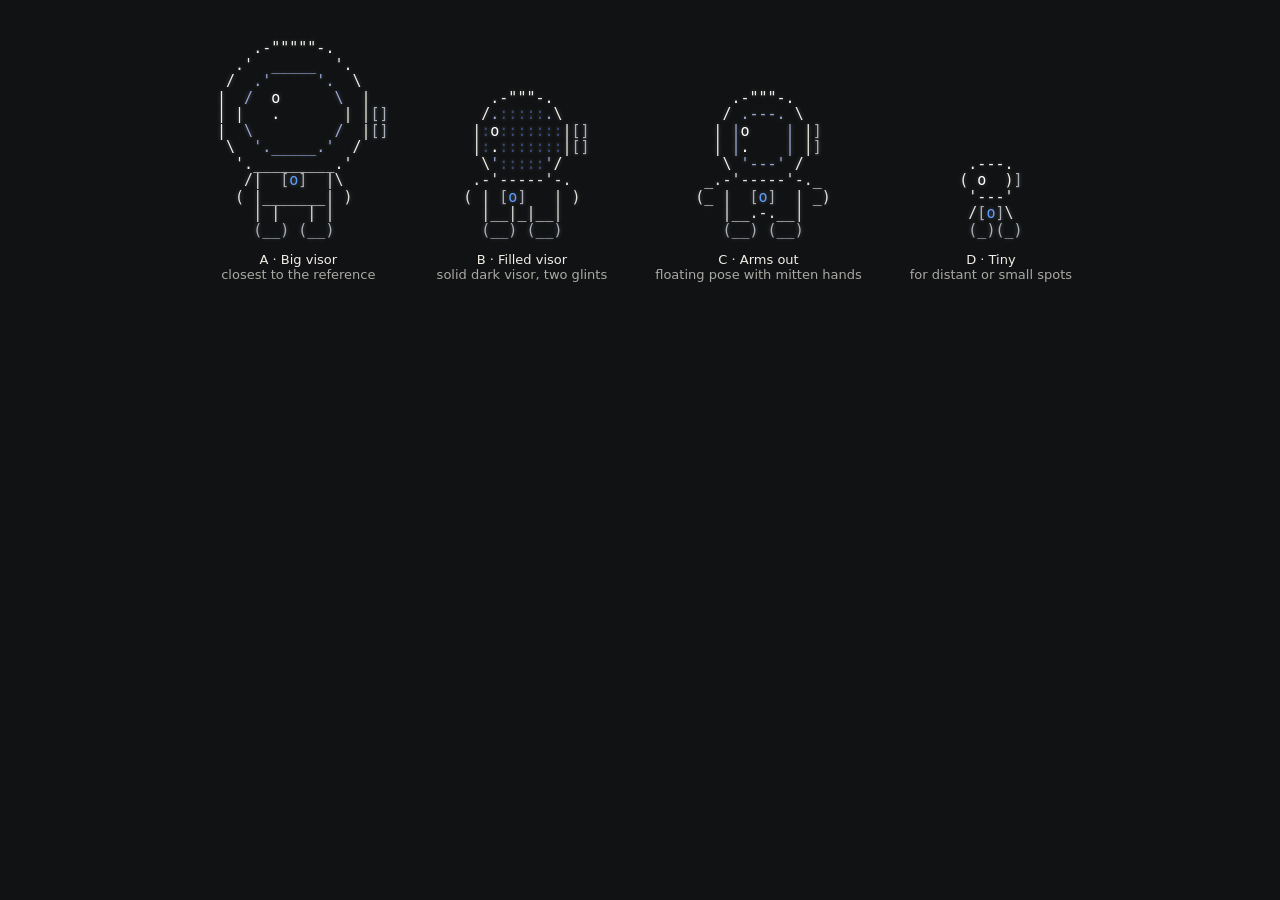
<file: src/frontend/mockups/astronauts.html>
<!doctype html>
<html lang="en">
<head>
<meta charset="utf-8"><meta name="viewport" content="width=device-width,initial-scale=1">
<title>Martwin · ASCII astronaut options (proposal)</title>
<style>
body{margin:0;background:#101214;color:#aaa9a3;font:13px system-ui,sans-serif;padding:40px 24px}
.row{display:flex;align-items:flex-end;justify-content:center;gap:48px;flex-wrap:wrap}
.opt{display:flex;flex-direction:column;align-items:center;gap:14px}
pre{margin:0;font:15px/1.1 ui-monospace,Menlo,monospace;white-space:pre;text-shadow:0 0 4px rgba(241,238,231,.3)}
b{color:#f1eee7;font-weight:500}
</style>
</head>
<body>
<div class="row" id="row"></div>
<script>
const W='#f1eee7',S='#e3e2dd',G='#aab0b9',L='#9aa8d8',N='#3d4a78',U='#5b9dff',GL='#ffffff';
const chest=(ch)=>ch==='o'?U:G;
const options=[
 {name:'A · Big visor',note:'closest to the reference',lines:[
  '     .-"""""-.',
  '   .\'  _____  \'.',
  '  /  .\'     \'.  \\',
  ' |  /  o      \\  |',
  ' | |   .       | |[]',
  ' |  \\         /  |[]',
  '  \\  \'._____.\'  /',
  '   \'._________.\'',
  '    /|  [o]  |\\',
  '   ( |_______| )',
  '     | |   | |',
  '     (__) (__)'],
  color:(r,c,ch)=>(r===3&&ch==='o')||(r===4&&c===7)?GL:r>=1&&r<=6&&c>=4&&c<=14&&!(r===1&&(c<5||c>13))?L:ch==='['||ch===']'?(r>=8?G:G):r===8&&c>=8&&c<=10?chest(ch):r===11?G:r>=8?S:W},
 {name:'B · Filled visor',note:'solid dark visor, two glints',lines:[
  '    .-"""-.',
  '   /.:::::.\\',
  '  |:o:::::::|[]',
  '  |:.:::::::|[]',
  '   \\\':::::\'/',
  '  .-\'-----\'-.',
  ' ( | [o]   | )',
  '   |__|_|__|',
  '   (__) (__)'],
  color:(r,c,ch)=>r>=2&&r<=3&&c===4?GL:ch===':'?N:r>=1&&r<=4&&c>=4&&c<=10?L:ch==='['||ch===']'?G:r===6&&c>=5&&c<=7?chest(ch):r===8?G:r>=5?S:W},
 {name:'C · Arms out',note:'floating pose with mitten hands',lines:[
  '     .-"""-.',
  '    / .---. \\',
  '   | |o    | |]',
  '   | |.    | |]',
  '    \\ \'---\' /',
  '  _.-\'-----\'-._',
  ' (_ |  [o]  | _)',
  '    |__.-.__|',
  '    (__) (__)'],
  color:(r,c,ch)=>r>=2&&r<=3&&c===6?GL:r>=1&&r<=4&&c>=5&&c<=11?L:ch===']'?G:r===6&&c>=7&&c<=9?chest(ch):r===8?G:r>=5?S:W},
 {name:'D · Tiny',note:'for distant or small spots',lines:[
  ' .---.',
  '( o  )]',
  ' \'---\'',
  ' /[o]\\',
  ' (_)(_)'],
  color:(r,c,ch)=>r===1&&ch==='o'?GL:r===1&&c>=1&&c<=4?L:ch===']'&&r===1?G:r===3&&c>=2&&c<=4?chest(ch):r===4?G:r>=3?S:W},
];
const esc=s=>s.replace(/&/g,'&amp;').replace(/</g,'&lt;');
for (const o of options) {
  const box=document.createElement('div'); box.className='opt';
  const pre=document.createElement('pre');
  pre.innerHTML=o.lines.map((l,r)=>[...l].map((ch,c)=>ch===' '?' ':`<span style="color:${o.color(r,c,ch)}">${esc(ch)}</span>`).join('')).join('\n');
  const cap=document.createElement('div'); cap.innerHTML=`<b>${o.name}</b><br>${o.note}`; cap.style.textAlign='center';
  box.append(pre,cap); document.getElementById('row').appendChild(box);
}
</script>
</body>
</html>
</file>
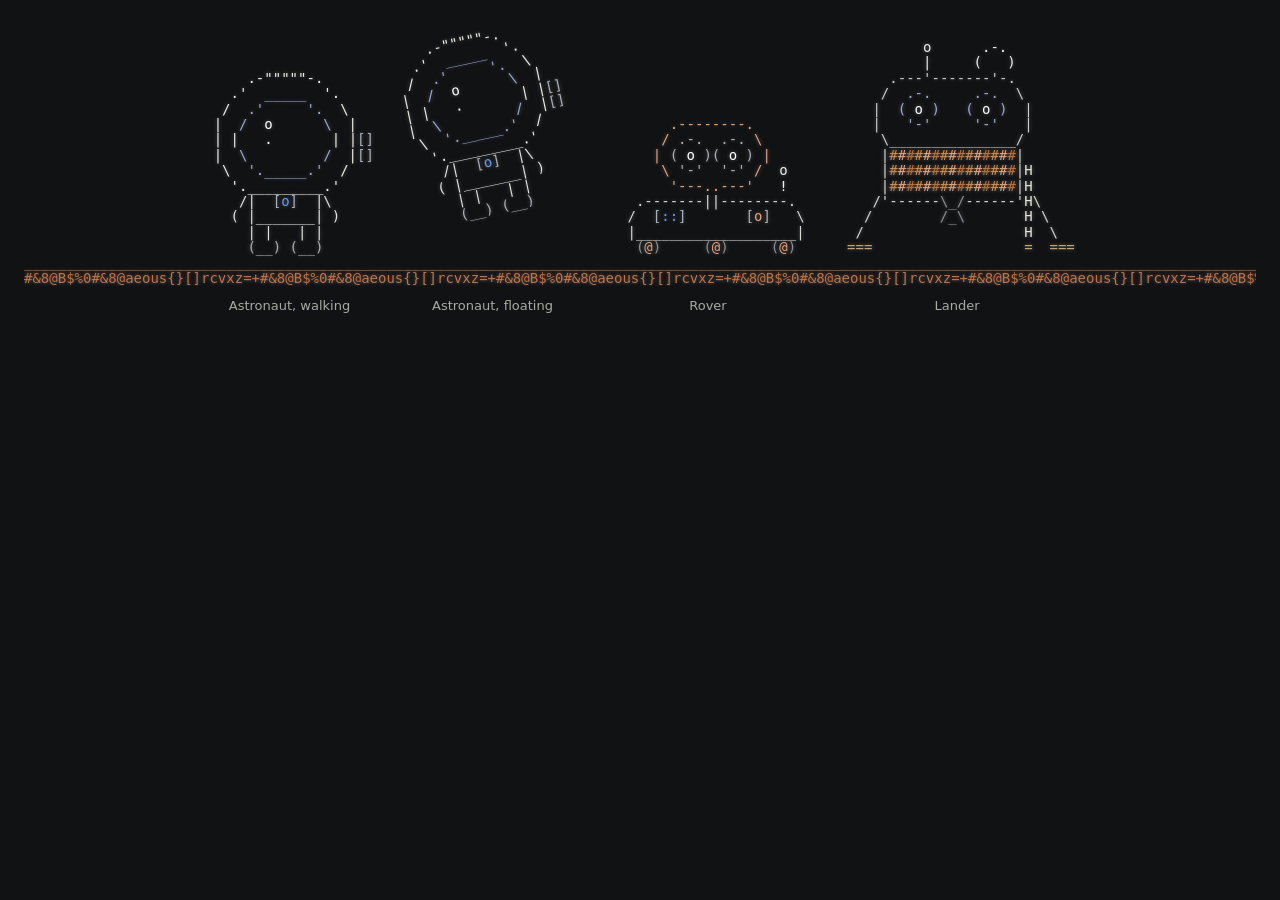
<file: src/frontend/mockups/explorers.html>
<!doctype html>
<html lang="en">
<head>
<meta charset="utf-8"><meta name="viewport" content="width=device-width,initial-scale=1">
<title>Martwin · ASCII explorer designs (proposal)</title>
<style>
body{margin:0;background:#101214;color:#aaa9a3;font:13px system-ui,sans-serif;padding:40px 24px}
.row{display:flex;align-items:flex-end;justify-content:center;gap:34px;flex-wrap:wrap}
pre{margin:0;font:14px/1.1 ui-monospace,Menlo,monospace;white-space:pre;text-shadow:0 0 4px rgba(241,238,231,.35)}
.ground{font:14px/1.1 ui-monospace,Menlo,monospace;color:#c96f3e;white-space:pre;overflow:hidden;text-align:center;margin:0}
.labels{display:flex;justify-content:center;gap:34px;flex-wrap:wrap;margin-top:12px}
</style>
</head>
<body>
<div class="row" id="row"></div>
<pre class="ground" id="ground"></pre>
<div class="labels" id="labels"></div>
<script>
const W='#f1eee7',S='#e3e2dd',G='#aab0b9',D='#8a8f96',O='#eba078',B='#91bacb',V='#7f9ccf',F=['#d98a43','#eba078','#c4712f'],P='#c9a46a';
const L='#9aa8d8',U='#5b9dff',GL='#ffffff';
const ASTRO=[
  '     .-"""""-.',
  '   .\'  _____  \'.',
  '  /  .\'     \'.  \\',
  ' |  /  o      \\  |',
  ' | |   .       | |[]',
  ' |  \\         /  |[]',
  '  \\  \'._____.\'  /',
  '   \'._________.\'',
  '    /|  [o]  |\\',
  '   ( |_______| )',
  '     | |   | |',
  '     (__) (__)'];
const astroColor=(r,c,ch)=>(r===3&&ch==='o')||(r===4&&c===7)?GL:r>=1&&r<=6&&c>=4&&c<=14&&!(r===1&&(c<5||c>13))?L:ch==='['||ch===']'?G:r===8&&c===9?U:r===11?G:r>=8?S:W;
const designs=[
  {name:'Astronaut, walking',lines:ASTRO,alt:['      | | | |','      (__)(__)'],color:astroColor},
  {name:'Astronaut, floating',lines:ASTRO,color:astroColor,tilt:-12},
  {name:'Rover',
   lines:['       .--------.','      / .-.  .-. \\','     | ( o )( o ) |','      \\ \'-\'  \'-\' /  o','       \'---..---\'   !','   .-------||--------.','  /  [::]       [o]   \\','  |___________________|','   (@)     (@)     (@)'],
   color:(r,c,ch)=>r<=4&&c>=19?W:r<=4&&c<=18?((r>=1&&r<=3)&&c>=7&&c<=16?(ch==='o'?GL:G):O):r===5&&(c===11||c===12)?'#dcdcd6':r===6&&c>=5&&c<=8?(ch===':'?U:G):r===6&&c>=16&&c<=18?(ch==='o'?O:G):r===8?(ch==='@'?O:D):'#d6d7d3'},
  {name:'Lander',
   lines:['          o      .-.','          |     (   )','      .---\'-------\'-.','     /  .-.     .-.  \\','    |  ( o )   ( o )  |','    |   \'-\'     \'-\'   |','     \\_______________/','     |###############|','     |###############|H','     |###############|H','    /\'------\\_/------\'H\\','   /        /_\\       H \\','  /                   H  \\',' ==='+' '.repeat(18)+'=  ==='],
   color:(r,c,ch)=>ch==='#'?F[(c*7+r*3)%3]:ch==='H'?'#e8e4da':ch==='='?P:r<=1?W:r>=3&&r<=5&&c>=7&&c<=19?(ch==='o'?GL:L):r<=6?'#c9ccd1':r>=10&&c>=12&&c<=14?D:'#d8d6cf'},
];
const esc=s=>s.replace(/&/g,'&amp;').replace(/</g,'&lt;');
const render=(pre,d,lines)=>{pre.innerHTML=lines.map((l,r)=>[...l].map((ch,c)=>ch===' '?' ':`<span style="color:${d.color(r,c,ch)}">${esc(ch)}</span>`).join('')).join('\n');};
for (const d of designs) {
  const pre=document.createElement('pre'); if (d.tilt) pre.style.transform=`rotate(${d.tilt}deg) translateY(-40px)`; document.getElementById('row').appendChild(pre); render(pre,d,d.lines);
  const lab=document.createElement('div'); lab.textContent=d.name; lab.style.width=pre.offsetWidth+'px'; lab.style.textAlign='center';
  document.getElementById('labels').appendChild(lab);
  if (d.alt) { let f=0; setInterval(()=>{ f^=1; render(pre,d,f?[...d.lines.slice(0,d.lines.length-d.alt.length),...d.alt]:d.lines); },450); }
}
document.getElementById('ground').textContent='_'.repeat(160)+'\n'+'#&8@B$%0#&8@aeous{}[]rcvxz=+'.repeat(7).slice(0,160);
</script>
</body>
</html>
</file>
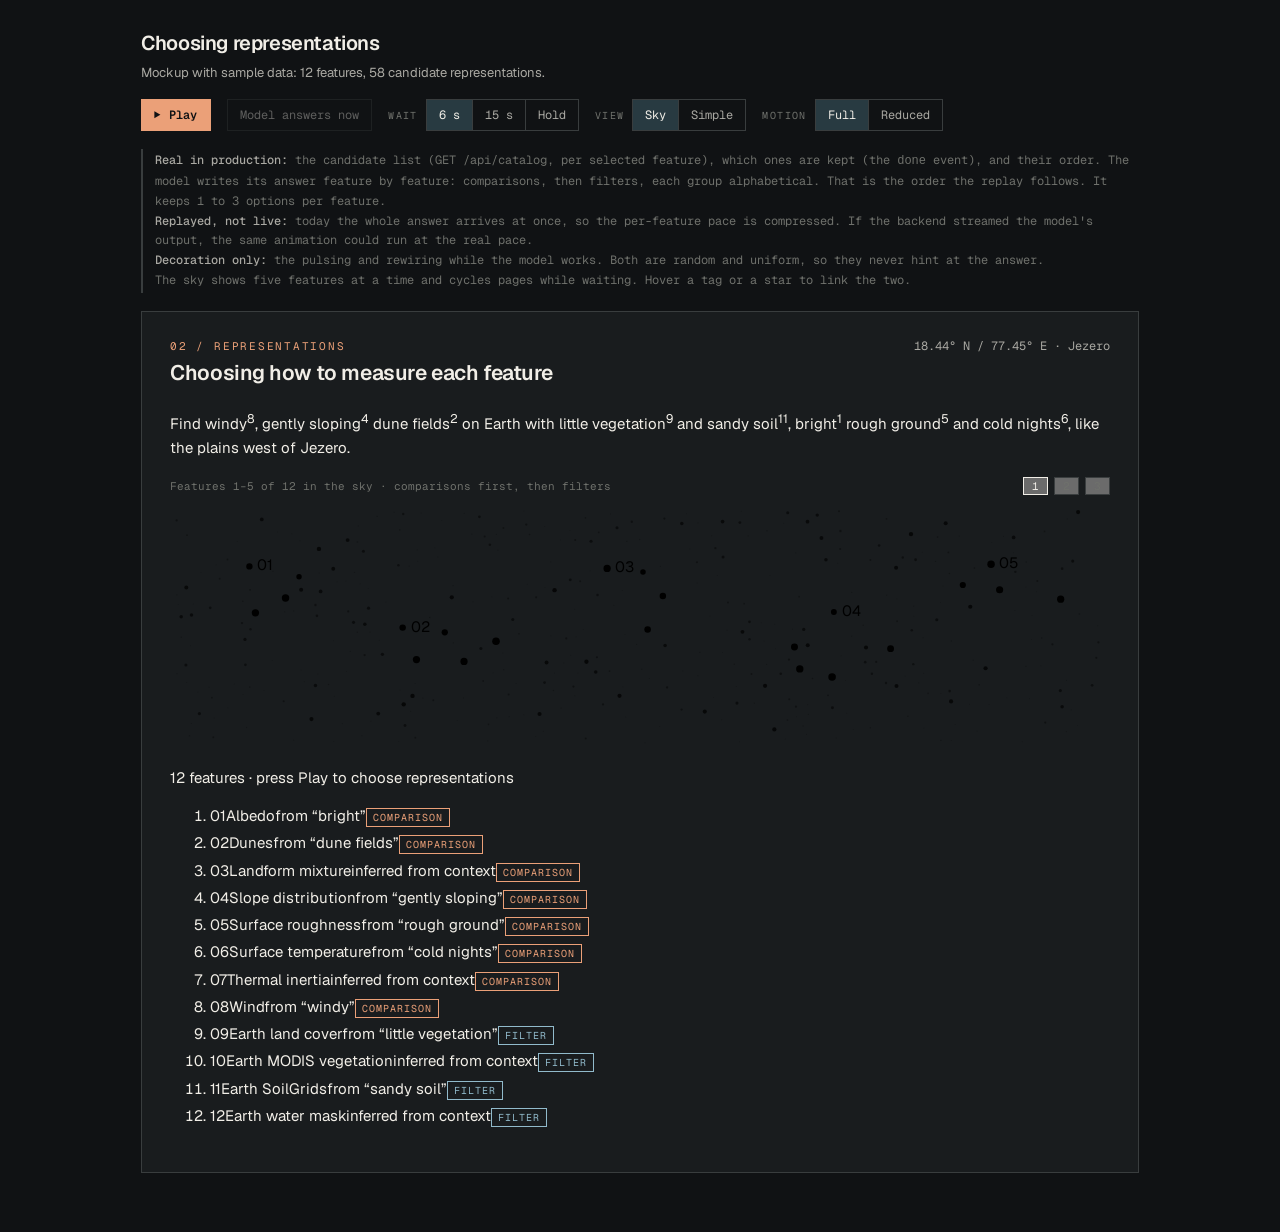
<file: src/frontend/mockups/representations.html>
<!doctype html>
<html lang="en">
<head>
<meta charset="utf-8"><meta name="viewport" content="width=device-width,initial-scale=1">
<title>Martwin · choosing representations (mockup)</title>
<link rel="stylesheet" href="../stage-view.css">
<style>
@font-face{font-family:'Geist Sans';font-weight:100 900;src:url('../fonts/geist-sans-latin.woff2') format('woff2');font-display:swap}
@font-face{font-family:'Geist Mono';font-weight:100 900;src:url('../fonts/geist-mono-latin.woff2') format('woff2');font-display:swap}
:root{color-scheme:dark;--bg:#101214;--surface:#191c1e;--line:#393d3e;--text:#f1eee7;--muted:#aaa9a3;--dim:#6f716c;--mars:#eba078;--earth:#91bacb;--mono:'Geist Mono',ui-monospace,monospace}
*{box-sizing:border-box}
body{margin:0;background:var(--bg);color:var(--text);font:15px/1.55 'Geist Sans',system-ui,sans-serif}
button{font:inherit;color:inherit;cursor:pointer}
button:focus-visible{outline:2px solid var(--earth);outline-offset:3px}
.wrap{max-width:1100px;margin:0 auto;padding:28px 4vw 60px}
.mock-head{display:flex;flex-wrap:wrap;justify-content:space-between;align-items:end;gap:16px;margin-bottom:18px}
.mock-head h1{margin:0;font-size:20px;font-weight:600;letter-spacing:-.02em}
.mock-head p{margin:4px 0 0;color:var(--muted);font-size:13px}
.controls{display:flex;flex-wrap:wrap;gap:16px;align-items:center}
.seg{display:inline-flex;border:1px solid var(--line);vertical-align:middle}
.seg button{background:transparent;border:0;border-right:1px solid var(--line);padding:7px 12px;font:12px var(--mono);color:var(--muted)}
.seg button:last-child{border-right:0}
.seg button[aria-pressed=true]{background:#283a41;color:var(--text)}
.seg-label{font:10px var(--mono);letter-spacing:.14em;color:var(--dim);text-transform:uppercase;margin-right:8px}
.play{background:var(--mars);color:#101214;border:0;padding:8px 14px;font:600 12px var(--mono)}
.btn{background:transparent;border:1px solid var(--line);padding:7px 12px;font:12px var(--mono);color:var(--text)}
.btn:disabled{opacity:.35;cursor:default}
.note{font:12px/1.65 var(--mono);color:var(--dim);border-left:2px solid var(--line);padding:2px 0 2px 12px;margin:0 0 18px}
.note b{color:var(--muted);font-weight:500}
.panel{background:var(--surface);border:1px solid var(--line);padding:26px 28px;position:relative}
.panel-head{display:flex;justify-content:space-between;align-items:baseline;gap:12px;margin-bottom:20px}
.eyebrow{font:11px var(--mono);letter-spacing:.16em;text-transform:uppercase;color:var(--mars)}
.panel-head h2{margin:4px 0 0;font-size:21px;font-weight:600;letter-spacing:-.02em}
.target{font:12px var(--mono);color:var(--muted)}
.tag{display:inline-block;font:10px var(--mono);letter-spacing:.1em;text-transform:uppercase;padding:2px 6px;border:1px solid currentColor}
.tag.comparison{color:var(--mars)}.tag.filter{color:var(--earth)}

/* ---- new: candidate stars in the sky ---- */
.sv-sky svg .cand-star{fill:#e9e3d3;transform-box:fill-box;transform-origin:center;transition:transform .45s ease,opacity .5s ease,fill .3s;pointer-events:auto}
.cand-star.on{transform:scale(1.9);fill:#fff}
.cand-star.kept{fill:#fff8ea;transform:scale(1.45);filter:drop-shadow(0 0 4px #eba078)}
.cand-star.kept.filter{filter:drop-shadow(0 0 4px #91bacb)}
.cand-star.kept.on{transform:scale(2.1)}
.cand-star.dropped{opacity:0;transform:scale(.25)}
.ping-link{stroke:#ffe2c9;stroke-width:.8;stroke-dasharray:2 3}
.keep-link{stroke:#eba078;stroke-width:1.2;stroke-dasharray:1;stroke-dashoffset:1;animation:svDraw .45s ease-out forwards}
.keep-link.filter{stroke:#91bacb}
.keep-link.settled{animation:none;stroke-dashoffset:0}
.cand-label{font:9.5px var(--mono);fill:#eba078}
.cand-label.filter{fill:#91bacb}
.sv-sky .sv-stars{transition:opacity .6s}.sv-sky.choosing .sv-stars{opacity:.45}
.cn{transition:opacity .7s}
.cn.empty{opacity:.25}

/* ---- new: candidate tags in each feature row ---- */
.cands{grid-column:2/-1;display:flex;flex-wrap:wrap;align-items:center;gap:6px;margin-top:4px}
.stage-view .cand{font:11px/1.5 var(--mono);color:var(--muted);border:1px solid #3a3e3f;background:#15181a;padding:2px 7px;white-space:nowrap;overflow:hidden;cursor:default;transition:color .25s,border-color .25s,background-color .25s}
.stage-view .cand.ping{border-color:#8f8d84;color:var(--text)}
.stage-view .cand.on{border-color:var(--text);color:var(--text)}
.stage-view .cand.kept{color:#101214;background:var(--mars);border-color:var(--mars)}
.stage-view .cand.kept.filter{background:var(--earth);border-color:var(--earth)}
.stage-view .cand.kept.on{box-shadow:0 0 0 2px #fff4}
.cand.gone{display:none}
.show-dropped .cand.gone{display:inline-block;text-decoration:line-through;opacity:.4}
.stage-view .dropped-toggle{font:11px var(--mono);color:var(--dim);border-bottom:1px dotted var(--dim)}
.stage-view .dropped-toggle:hover{color:var(--text)}
.none-kept{font:11px var(--mono);color:var(--dim)}
.sv-row.empty .sv-name,.sv-row.empty .sv-num{opacity:.45}

/* ---- new: plan handoff ---- */
.plan{margin-top:24px;border-top:1px solid var(--line);padding-top:16px}
.plan-head{display:flex;justify-content:space-between;align-items:baseline;gap:12px;margin-bottom:8px}
.plan-head span{font:11px var(--mono);color:var(--muted)}
.plan ol{list-style:none;margin:0;padding:0}
.plan li{display:grid;grid-template-columns:34px minmax(0,1fr) auto 60px;gap:14px;align-items:center;padding:9px 4px;border-bottom:1px solid #2a2e30;font:13px var(--mono)}
.plan .p-num{color:var(--dim)}
.plan .p-from{color:var(--dim);font-size:11px}
.plan .p-w{text-align:right;color:var(--text)}
.plan .p-w.f{color:var(--dim);font-size:11px}

/* ---- new: simple view rows ---- */
.c-cands{margin-top:2px;color:var(--dim);font-size:12px}
.c-cands .k{color:var(--mars)}.c-cands .k.filter{color:var(--earth)}
.c-cands .d{text-decoration:line-through;opacity:.55}
@media(prefers-reduced-motion:reduce){.keep-link{animation:none;stroke-dashoffset:0}}
.motion-reduced .keep-link,.motion-reduced .sv-hit{animation:none;stroke-dashoffset:0}

/* ---- pulsing constellations while the model works ---- */
.cn{--glow:#eba078}.cn.filter{--glow:#91bacb}.cn.inferred{--glow:#fff8ea}
.sv-sky.waiting .sv-figures .cn:not(.decided) .cn-star{animation:cnPulse 2.4s ease-in-out infinite}
.sv-sky.waiting .sv-figures .cn:not(.decided) .cn-edge{animation:cnEdge 2.4s ease-in-out infinite}
@keyframes cnPulse{0%,100%{opacity:.7;transform:scale(1)}50%{opacity:1;transform:scale(1.4);filter:drop-shadow(0 0 6px var(--glow))}}
@keyframes cnEdge{0%,100%{stroke-opacity:.35}50%{stroke-opacity:1}}
.cn.decided .cn-star{filter:drop-shadow(0 0 4px var(--glow))}

/* ---- paging: five features in the sky at a time ---- */
.page{transition:opacity .45s ease,visibility .45s}
.page.off{opacity:0;visibility:hidden}
.sky-bar{display:flex;justify-content:space-between;align-items:center;gap:12px;margin-top:18px;font:11px var(--mono);color:var(--dim)}
.pager{display:flex;gap:6px}
.stage-view .pager button{font:11px var(--mono);color:var(--dim);border:1px solid #3a3e3f;padding:1px 8px}
.stage-view .pager button[aria-current=true]{color:var(--text);border-color:var(--text)}
.stage-view .pager button.done{color:var(--earth)}
.stage-view .pager button:disabled{cursor:default}
.sv-list.paged .sv-row{transition:opacity .35s}
.sv-list.paged .sv-row:not(.in-view){opacity:.5}
.sv-list.paged .sv-row:not(.in-view) .sv-name{cursor:pointer}
.sv-row.deciding{background:#1f2427}
</style>
</head>
<body>
<div class="wrap">
  <header class="mock-head">
    <div>
      <h1>Choosing representations</h1>
      <p>Mockup with sample data: 12 features, 58 candidate representations.</p>
    </div>
    <div class="controls">
      <button id="play" class="play" type="button">▶ Play</button>
      <button id="resolve" class="btn" type="button" disabled>Model answers now</button>
      <button id="skip" class="btn" type="button" hidden>Skip replay</button>
      <span><span class="seg-label">Wait</span><span class="seg" id="waitSeg"><button type="button" data-v="6" aria-pressed="true">6 s</button><button type="button" data-v="15" aria-pressed="false">15 s</button><button type="button" data-v="hold" aria-pressed="false">Hold</button></span></span>
      <span><span class="seg-label">View</span><span class="seg" id="viewSeg"><button type="button" data-v="sky" aria-pressed="true">Sky</button><button type="button" data-v="log" aria-pressed="false">Simple</button></span></span>
      <span><span class="seg-label">Motion</span><span class="seg" id="motionSeg"><button type="button" data-v="full" aria-pressed="true">Full</button><button type="button" data-v="reduced" aria-pressed="false">Reduced</button></span></span>
    </div>
  </header>
  <p class="note"><b>Real in production:</b> the candidate list (GET /api/catalog, per selected feature), which ones are kept (the <code>done</code> event), and their order. The model writes its answer feature by feature: comparisons, then filters, each group alphabetical. That is the order the replay follows. It keeps 1 to 3 options per feature.<br>
  <b>Replayed, not live:</b> today the whole answer arrives at once, so the per-feature pace is compressed. If the backend streamed the model's output, the same animation could run at the real pace.<br>
  <b>Decoration only:</b> the pulsing and rewiring while the model works. Both are random and uniform, so they never hint at the answer.<br>
  The sky shows five features at a time and cycles pages while waiting. Hover a tag or a star to link the two.</p>
  <section id="panel" class="panel stage-view" aria-live="polite"></section>
</div>
<script src="representations.js"></script>
</body>
</html>
</file>
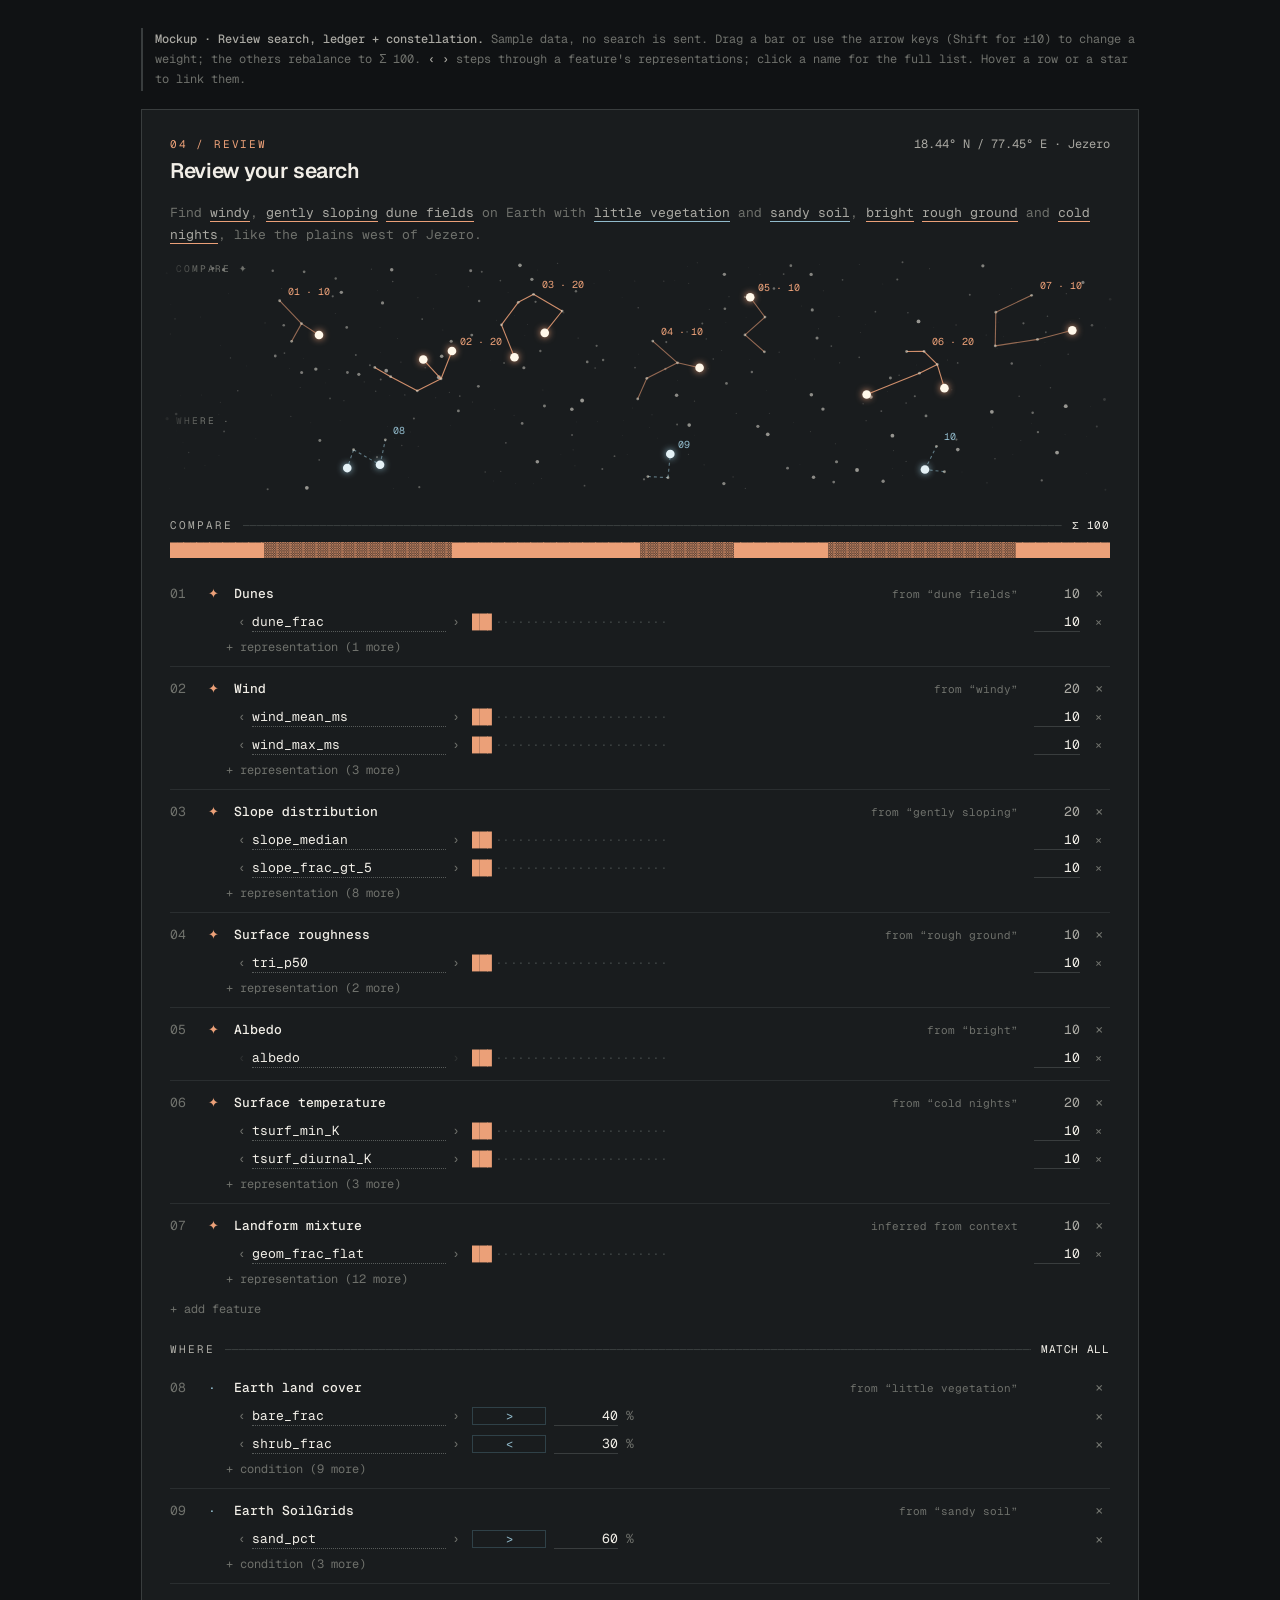
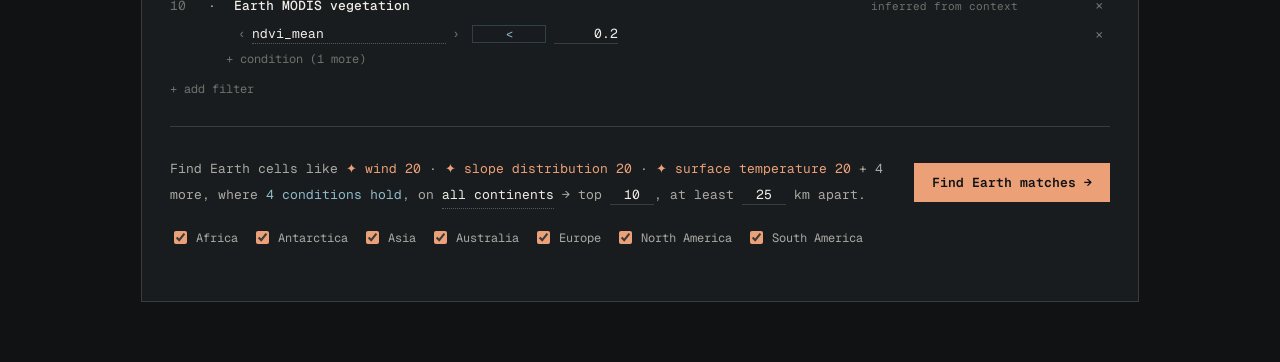
<file: src/frontend/mockups/review.html>
<!doctype html>
<html lang="en">
<head>
<meta charset="utf-8"><meta name="viewport" content="width=device-width,initial-scale=1">
<title>Martwin · review search (mockup)</title>
<style>
@font-face{font-family:'Geist Sans';font-weight:100 900;src:url('../fonts/geist-sans-latin.woff2') format('woff2');font-display:swap}
@font-face{font-family:'Geist Mono';font-weight:100 900;src:url('../fonts/geist-mono-latin.woff2') format('woff2');font-display:swap}
:root{color-scheme:dark;--bg:#101214;--surface:#191c1e;--line:#393d3e;--text:#f1eee7;--muted:#aaa9a3;--dim:#6f716c;--mars:#eba078;--earth:#91bacb;--mono:'Geist Mono',ui-monospace,monospace}
*{box-sizing:border-box}
body{margin:0;background:var(--bg);color:var(--text);font:15px/1.55 'Geist Sans',system-ui,sans-serif}
button{font:inherit;color:inherit;cursor:pointer;background:none;border:0;padding:0}
button:focus-visible,input:focus-visible,[role=slider]:focus-visible{outline:1px solid var(--earth);outline-offset:3px}
.wrap{max-width:1100px;margin:0 auto;padding:28px 4vw 60px}
.note{font:12px/1.65 var(--mono);color:var(--dim);border-left:2px solid var(--line);padding:2px 0 2px 12px;margin:0 0 18px}
.note b{color:var(--muted);font-weight:500}
.panel{background:var(--surface);border:1px solid var(--line);padding:26px 28px;position:relative}
.panel-head{display:flex;justify-content:space-between;align-items:baseline;gap:12px;margin-bottom:14px}
.eyebrow{font:11px var(--mono);letter-spacing:.16em;text-transform:uppercase;color:var(--mars)}
.panel-head h2{margin:4px 0 0;font-size:21px;font-weight:600;letter-spacing:-.02em}
.target{font:12px var(--mono);color:var(--muted)}
.question{margin:0;font:13px/1.7 var(--mono);color:var(--dim)}
.question .hit{color:var(--muted);border-bottom:1px solid var(--mars)}
.question .hit.filter{border-color:var(--earth)}

/* ---- sky ---- */
.sky{position:relative;height:240px;margin:10px -8px 0;-webkit-mask-image:linear-gradient(90deg,transparent,#000 4%,#000 96%,transparent);mask-image:linear-gradient(90deg,transparent,#000 4%,#000 96%,transparent)}
.sky svg{position:absolute;inset:0;width:100%;height:100%;overflow:visible}
.field circle{fill:#e9e6dc}
.band{font:9.5px var(--mono);letter-spacing:.2em;fill:var(--dim)}
.fig{transition:transform .6s cubic-bezier(.3,.7,.2,1),opacity .5s;cursor:pointer}
.still .fig{transition:none}
.fig.enter{animation:figIn .6s ease-out}
.fig.gone{opacity:0;pointer-events:none}
@keyframes figIn{from{opacity:0}}
.fig .edge{stroke:#eba078;stroke-width:1.1;transition:stroke-opacity .3s,stroke-width .2s}
.fig.filter .edge{stroke:#91bacb;stroke-dasharray:3 3;stroke-opacity:.6}
.fig .base{fill:#e9e3d3;opacity:.55}
.fig .rep{fill:#fff8ea;transition:r .25s ease-out,filter .25s}
.fig.filter .rep{fill:#e4f1f6}
.fig .num{font:10px var(--mono);fill:var(--mars)}
.fig.filter .num{fill:var(--earth)}
.fig .rep-label{font:9.5px var(--mono);fill:var(--mars);opacity:0;transition:opacity .2s;pointer-events:none}
.fig.filter .rep-label{fill:var(--earth)}
.fig.on .edge{stroke-width:2;stroke-opacity:1}
.fig.on .rep-label{opacity:.9}
.fig .rep.on{fill:#fff}
.fig .rep-label.on{opacity:1}
@media(prefers-reduced-motion:reduce){.fig,.fig .rep{transition:none}.fig.enter{animation:none}}

/* ---- ledger ---- */
.ledger{font:13px/1.5 var(--mono);margin-top:8px}
.rule{display:flex;align-items:baseline;gap:10px;margin:22px 0 10px;font:11px var(--mono);letter-spacing:.18em;text-transform:uppercase;color:var(--muted)}
.rule .line{flex:1;overflow:hidden;white-space:nowrap;color:#3d4243;letter-spacing:0}
.rule .sum{letter-spacing:.06em;font-variant-numeric:tabular-nums;color:var(--text)}
.rule .sum.bad{color:#e9a98d}
.budget{display:flex;height:16px;margin:0 0 14px;font:12px/16px var(--mono);overflow:hidden;white-space:nowrap;letter-spacing:-.5px}
.budget span{overflow:hidden;color:var(--mars);transition:flex-basis .25s;cursor:default}
.budget span:nth-child(even){color:#b97d5d}
.budget span.on{color:#fff3e6}
.feat{border-top:1px solid #2a2e30;padding:10px 0 8px}
.feat:first-child{border-top:0}
.feat.on{background:linear-gradient(90deg,#2a221d,transparent 70%)}
.feat.filter.on{background:linear-gradient(90deg,#1c272b,transparent 70%)}
.feat-head{display:grid;grid-template-columns:30px 18px minmax(0,1fr) auto 54px 22px;gap:8px;align-items:baseline}
.f-num{color:var(--dim)}
.f-star{color:var(--mars)}
.filter .f-star{color:var(--earth)}
.f-name{font-weight:500;color:var(--text)}
.f-from{color:var(--dim);font-size:11px;white-space:nowrap;overflow:hidden;text-overflow:ellipsis}
.f-total{text-align:right;color:var(--muted);font-variant-numeric:tabular-nums}
.x{color:var(--dim);font-size:14px;line-height:1;width:22px;height:22px}
.x:hover{color:#e9a98d}
.reps{list-style:none;margin:4px 0 0;padding:0}
.rep-row{display:grid;grid-template-columns:56px minmax(150px,230px) minmax(0,1fr) 46px 22px;gap:8px;align-items:center;padding:3px 0;position:relative}
.rep-row.on .bar .fill{color:#ffd2b8}
.cycler{display:flex;align-items:center;gap:2px;min-width:0}
.cycler .step{color:var(--dim);width:16px}
.cycler .step:hover{color:var(--text)}
.cycler .step:disabled{opacity:.25;cursor:default}
.cycler .rep-name{flex:1;min-width:0;text-align:left;color:var(--text);overflow:hidden;text-overflow:ellipsis;white-space:nowrap;border-bottom:1px dotted #575b5a}
.cycler .rep-name:hover{border-bottom-color:var(--mars)}
.filter .cycler .rep-name:hover{border-bottom-color:var(--earth)}
.bar{display:block;height:20px;white-space:nowrap;overflow:hidden;cursor:ew-resize;user-select:none;touch-action:none;font:13px/20px var(--mono);letter-spacing:-.5px}
.bar .fill{color:var(--mars)}
.bar .empty{color:#3d4243}
.bar[aria-disabled=true]{cursor:default}
.wnum{width:100%;text-align:right;background:transparent;border:0;border-bottom:1px solid var(--line);color:var(--text);font:13px var(--mono);padding:1px 0;font-variant-numeric:tabular-nums;-moz-appearance:textfield;appearance:textfield}
.wnum::-webkit-inner-spin-button,.wnum::-webkit-outer-spin-button{-webkit-appearance:none;margin:0}
.wnum:focus{outline:none;border-bottom-color:var(--mars)}
.add{color:var(--dim);font:12px var(--mono);padding:3px 0}
.add:hover{color:var(--text)}
.add-rep{margin-left:56px}
.rep-row .x{font-size:12px}

/* filters */
.cond{display:grid;grid-template-columns:56px minmax(150px,230px) 74px minmax(0,1fr) 22px;gap:8px;align-items:center;padding:3px 0;position:relative}
.op{color:var(--earth);border:1px solid #2f4148;padding:0 6px;font:12px var(--mono);white-space:nowrap}
.op:hover{border-color:var(--earth)}
.vals{display:flex;align-items:baseline;gap:8px;min-width:0;color:var(--dim)}
.vals input{width:64px;background:transparent;border:0;border-bottom:1px solid var(--line);color:var(--text);font:13px var(--mono);padding:1px 0;text-align:right;-moz-appearance:textfield;appearance:textfield}
.vals input::-webkit-inner-spin-button{-webkit-appearance:none}
.vals input:focus{outline:none;border-bottom-color:var(--earth)}

/* popover */
.pop{position:absolute;z-index:20;top:100%;left:56px;margin-top:4px;min-width:260px;max-width:360px;max-height:260px;overflow:auto;background:#0c0e0f;border:1px solid var(--line);box-shadow:0 14px 40px #000a;padding:6px 0;font:12px var(--mono)}
.pop.wide{left:30px}
.pop input{display:block;width:calc(100% - 20px);margin:2px 10px 6px;background:transparent;border:0;border-bottom:1px solid var(--line);color:var(--text);font:12px var(--mono);padding:4px 0}
.pop input:focus{outline:none;border-bottom-color:var(--mars)}
.pop button{display:flex;gap:8px;width:100%;text-align:left;padding:4px 12px;color:var(--muted)}
.pop button:hover,.pop button:focus-visible{background:#1d2123;color:var(--text);outline:none}
.pop button .mk{width:10px;color:var(--dim)}
.pop button.kept{color:var(--mars)}
.pop button.kept .mk{color:var(--mars)}
.filter .pop button.kept,.filter .pop button.kept .mk{color:var(--earth)}
.pop button:disabled{opacity:.4;cursor:default}
.pop .grp{padding:6px 12px 2px;color:var(--dim);font-size:10px;letter-spacing:.16em;text-transform:uppercase}
.pop .none{padding:4px 12px;color:var(--dim)}

/* recap + submit */
.recap{margin-top:26px;border-top:1px solid var(--line);padding-top:16px;display:flex;flex-wrap:wrap;justify-content:space-between;align-items:center;gap:16px}
.sentence{font:13px/2 var(--mono);color:var(--muted);max-width:720px}
.sentence b{font-weight:400;color:var(--text)}
.sentence .c{color:var(--mars)}.sentence .f{color:var(--earth)}
.sentence input{width:44px;background:transparent;border:0;border-bottom:1px solid var(--line);color:var(--text);font:13px var(--mono);text-align:center;-moz-appearance:textfield;appearance:textfield}
.sentence input::-webkit-inner-spin-button{-webkit-appearance:none}
.sentence input:focus{outline:none;border-bottom-color:var(--mars)}
.sentence .tok{color:var(--text);border-bottom:1px dotted #575b5a}
.go{background:var(--mars);color:#101214;border:0;padding:11px 18px;font:600 13px var(--mono);white-space:nowrap}
.go:disabled{opacity:.35;cursor:default}
.status{min-height:18px;margin:10px 0 0;font:11px var(--mono);color:var(--dim)}
.status.bad{color:#e9a98d}
.continents{display:flex;flex-wrap:wrap;gap:6px 14px;margin-top:6px;font:12px var(--mono);color:var(--muted)}
.continents label{display:flex;gap:6px;align-items:center;cursor:pointer}
.continents input{accent-color:var(--mars)}
.sr{position:absolute;width:1px;height:1px;overflow:hidden;clip:rect(0 0 0 0)}
@media(max-width:760px){
  .panel{padding:20px 16px}
  .feat-head{grid-template-columns:26px 16px minmax(0,1fr) 44px 22px}.f-from{display:none}
  .rep-row{grid-template-columns:20px minmax(0,1fr) 46px 22px}.rep-row .bar{grid-column:2/4;grid-row:2}
  .cond{grid-template-columns:20px minmax(0,1fr) 70px 22px}.cond .vals{grid-column:2/4;grid-row:2}
  .add-rep{margin-left:20px}.pop{left:0}
}
</style>
</head>
<body>
<div class="wrap">
  <p class="note"><b>Mockup · Review search, ledger + constellation.</b> Sample data, no search is sent. Drag a bar or use the arrow keys (Shift for ±10) to change a weight; the others rebalance to Σ 100. <b>‹ ›</b> steps through a feature's representations; click a name for the full list. Hover a row or a star to link them.</p>
  <section class="panel" id="panel" aria-labelledby="reviewTitle">
    <div class="panel-head">
      <div><div class="eyebrow">04 / Review</div><h2 id="reviewTitle">Review your search</h2></div>
      <span class="target">18.44° N / 77.45° E · Jezero</span>
    </div>
    <p class="question" id="question"></p>
    <div class="sky" id="sky" aria-hidden="true"><svg id="skySvg"></svg></div>
    <div class="ledger" id="ledger"></div>
    <div class="recap">
      <p class="sentence" id="sentence"></p>
      <button type="button" class="go" id="go">Find Earth matches →</button>
    </div>
    <div class="continents" id="continents" hidden></div>
    <p class="status" id="status" role="status" aria-live="polite"></p>
  </section>
</div>
<script src="review.js"></script>
</body>
</html>
</file>
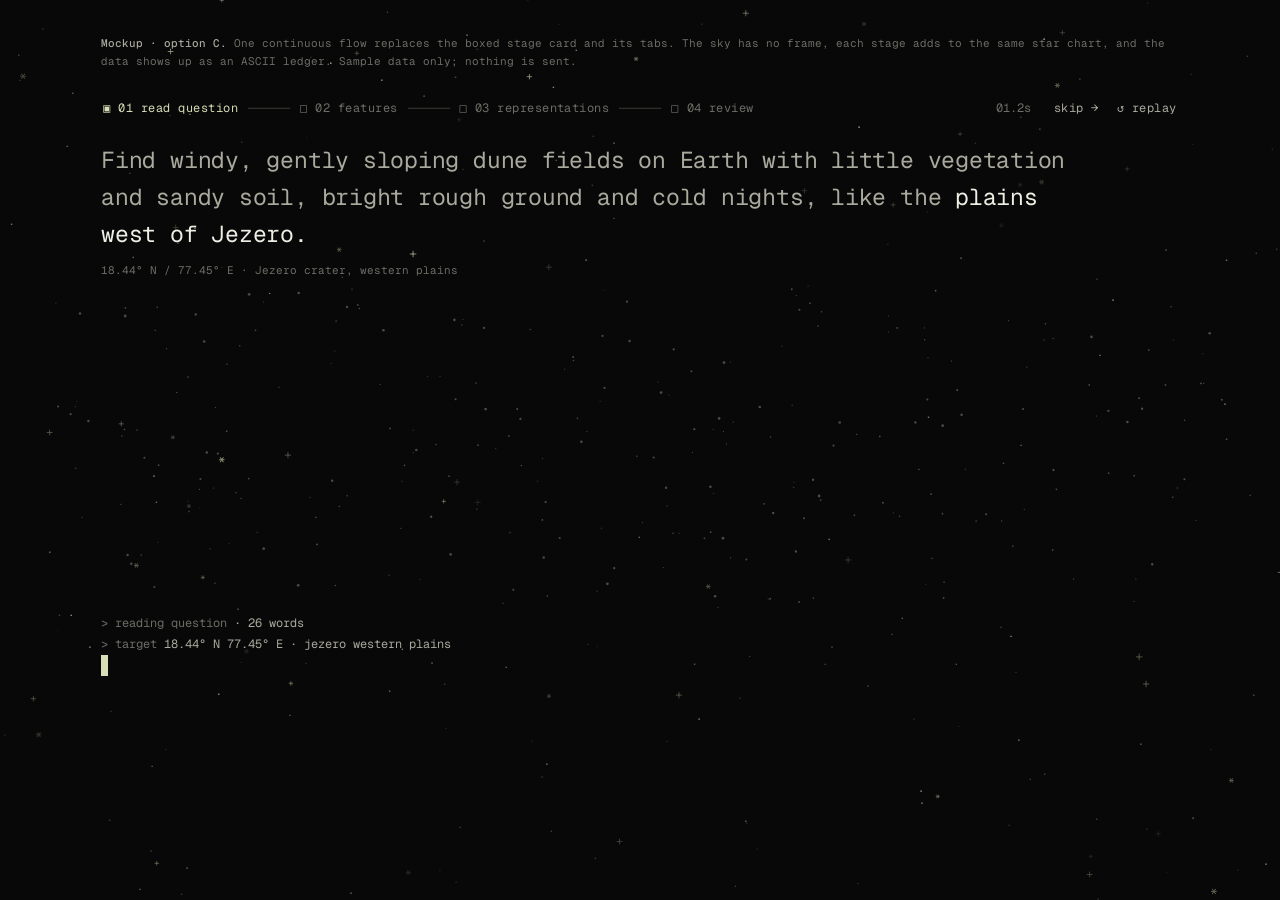
<file: src/frontend/mockups/selection-flow.html>
<!doctype html>
<html lang="en">
<head>
<meta charset="utf-8"><meta name="viewport" content="width=device-width,initial-scale=1">
<title>Martwin · selection flow, star chart and ASCII ledger (mockup)</title>
<style>
@font-face{font-family:'Geist Sans';font-weight:100 900;src:url('../fonts/geist-sans-latin.woff2') format('woff2');font-display:swap}
@font-face{font-family:'Geist Mono';font-weight:100 900;src:url('../fonts/geist-mono-latin.woff2') format('woff2');font-display:swap}
:root{color-scheme:dark;--bg:#080808;--text:#eeeee5;--muted:#aaa99e;--dim:#6c6d66;--line:#2a2b27;--mars:#eba078;--earth:#91bacb;--accent:#d7ddb6;--mono:'Geist Mono',ui-monospace,monospace}
*{box-sizing:border-box}
[hidden]{display:none!important}
html,body{margin:0;background:var(--bg);color:var(--text);font:14px/1.55 'Geist Sans',system-ui,sans-serif}
button{font:inherit;color:inherit;background:none;border:0;padding:0;cursor:pointer}
button:focus-visible,[role=slider]:focus-visible,input:focus-visible{outline:1px solid var(--accent);outline-offset:3px}
.sr-only{position:absolute;width:1px;height:1px;overflow:hidden;clip:rect(0 0 0 0);white-space:nowrap}
#field{position:fixed;inset:0;width:100vw;height:100vh;pointer-events:none;z-index:0}
.flow{position:relative;z-index:1;max-width:1180px;margin:0 auto;padding:34px 4vw 80px}
.note{font:11px/1.65 var(--mono);color:var(--dim);margin:0 0 26px}
.note b{color:var(--muted);font-weight:500}

/* phase line: one ASCII track instead of tabs */
.track{display:flex;flex-wrap:wrap;align-items:center;gap:0;font:12px var(--mono);color:var(--dim);margin-bottom:22px}
.track button{padding:4px 2px;color:var(--dim);letter-spacing:.04em}
.track button[data-state=done]{color:var(--muted)}
.track button[data-state=now]{color:var(--accent)}
.track button:disabled{cursor:default}
.track .wire{padding:0 8px;color:#3a3b35;white-space:pre}
.track .wire.lit{color:#6f7560}
.track .spacer{flex:1}
.track .ctl{color:var(--muted);margin-left:14px}
.track .ctl:hover{color:var(--accent)}
.clock{color:var(--dim);margin-left:14px;min-width:6ch}

.question{font:clamp(17px,1.9vw,23px)/1.6 var(--mono);color:var(--dim);margin:0;max-width:1000px;letter-spacing:-.01em}
.question .w{transition:color .25s}
.question .w.read{color:var(--muted)}
.question .hit{color:var(--text);background-image:linear-gradient(var(--mars),var(--mars));background-size:0 1px;background-repeat:no-repeat;background-position:0 100%;transition:background-size .5s ease-out,color .3s}
.question .hit.filter{background-image:linear-gradient(var(--earth),var(--earth))}
.question .hit.on{background-size:100% 1px}
.question .hit.lit{color:#fff4cf}
.question.scanning .w.lit{color:var(--text);background:#2a3a40}
.target{font:11px var(--mono);color:var(--dim);margin:10px 0 0}

/* sky: no frame, bleeds into the page */
.sky{position:relative;margin:6px -4vw 0;height:330px}
.sky svg{position:absolute;inset:0;width:100%;height:100%;overflow:visible}
.fig{transition:opacity .5s}
.fig.hidden{opacity:0}
.fig.dim{opacity:.35}
.fig .edge{stroke:#e8b79b;stroke-width:.9;stroke-opacity:.5;stroke-linecap:round;fill:none;stroke-dasharray:var(--len);stroke-dashoffset:var(--len);transition:stroke-dashoffset .9s ease-out,stroke-opacity .3s}
.fig.drawn .edge{stroke-dashoffset:0}
.fig.filter .edge{stroke:#a9cbd8;stroke-dasharray:2 4;stroke-dashoffset:0;opacity:0;transition:opacity .6s,stroke-opacity .3s}
.fig.filter.drawn .edge{opacity:1}
.fstars circle{fill:#e9e6dc;opacity:.3;transform-box:fill-box;transform-origin:center}
.pings line{stroke-width:.8;fill:none;pointer-events:none}
.pings .ghost{stroke:#d9dccd;stroke-opacity:.55;stroke-width:.9;stroke-linecap:round;stroke-dasharray:var(--len);stroke-dashoffset:var(--len);animation:ghostDraw .5s ease-out forwards;transition:stroke-opacity .6s}
.pings .ghost.out{stroke-opacity:0}
@keyframes ghostDraw{to{stroke-dashoffset:0}}
.fstars circle{transition:opacity .5s,fill .5s}
.fstars circle.glit{opacity:.9;fill:#fff4e0}
.pings .ping.c{stroke:var(--mars)}
.pings .ping.f{stroke:var(--earth)}
.fig .st{transform-box:fill-box;transform-origin:center;fill:#efe9dc;transition:r .45s cubic-bezier(.3,.7,.2,1),opacity .4s,fill .3s}
.fig .st.cand,.fig .st.deco{opacity:.8}
.fig .st.cut{opacity:.45}
.fig .st.kept{fill:#fffaf0;opacity:1}
.fig .glow{transition:r .45s cubic-bezier(.3,.7,.2,1);pointer-events:none}
.fig .name{font:11px var(--mono);fill:var(--mars);text-anchor:middle;letter-spacing:.02em}
.fig.filter .name{fill:var(--earth)}
.fig .num{font:10px var(--mono);fill:var(--dim);text-anchor:middle}
.fig.on .edge{stroke-opacity:.95}
.fig.on .name{fill:#fff4cf}

/* streaming log, collapses once the plan is ready */
.log{font:12px/1.75 var(--mono);color:var(--muted);margin:0;white-space:pre-wrap;max-height:220px;overflow:hidden;transition:max-height .6s ease,opacity .4s}
.log .p{color:var(--dim)}
.log .c{color:var(--mars)}
.log .f{color:var(--earth)}
.log .k{color:#fff4cf}
.log .x{color:#4d4e48;text-decoration:line-through}
.log.folded{max-height:0;opacity:0}
.reptable{max-height:none;margin-top:6px;color:var(--dim)}
.reptable{white-space:normal}
.rrow{display:grid;grid-template-columns:18ch minmax(0,1fr);column-gap:1ch;padding-left:2ch}
.rtags{display:flex;flex-wrap:wrap;gap:0 2ch}
.reptable .lab{color:var(--muted)}
.reptable .tag{color:#5d5e57;transition:color .2s,background-color .2s}
.reptable .tag.ping{color:#101214;background:#d7ddb6}
.reptable .tag.kept.c{color:var(--mars)}
.reptable .tag.kept.f{color:var(--earth)}
.reptable .tag.cut{color:#3b3c37;text-decoration:line-through}
.cursor{display:inline-block;width:.6em;background:var(--accent);animation:blink 1s steps(1) infinite}
@keyframes blink{50%{opacity:0}}
.logtoggle{font:11px var(--mono);color:var(--dim);margin-top:2px}
.logtoggle:hover{color:var(--muted)}

/* ascii ledger */
.ledger{font:13px/1.9 var(--mono);opacity:0;transform:translateY(8px);transition:opacity .5s,transform .5s}
.ledger.in{opacity:1;transform:none}
.rule{display:flex;align-items:center;gap:12px;color:var(--dim);font-size:11px;letter-spacing:.14em;text-transform:uppercase;margin:18px 0 4px;white-space:nowrap;overflow:hidden}
.rule .line{flex:1;overflow:hidden;color:#33342f;letter-spacing:0}
.rule .sum{color:var(--muted);letter-spacing:.02em;text-transform:none}
.row{display:grid;grid-template-columns:3ch 2ch minmax(0,15ch) minmax(0,1fr) auto 4ch 2ch;align-items:center;column-gap:12px;padding:0 6px;margin:0 -6px;white-space:nowrap}
.row.on{background:#14150f}
.row .n{color:var(--dim)}
.row .g{color:var(--mars)}
.row.filter .g{color:var(--earth)}
.row .fn{color:var(--text);overflow:hidden;text-overflow:ellipsis}
.row.cont .fn,.row.cont .n,.row.cont .g{visibility:hidden}
.rep{display:flex;align-items:center;gap:6px;color:var(--muted);overflow:hidden}
.rep .h{overflow:hidden;text-overflow:ellipsis}
.rep button{color:var(--dim);padding:0 2px}
.rep button:hover{color:var(--accent)}
.bar{cursor:ew-resize;color:var(--mars);user-select:none;touch-action:none}
.bar .rest{color:#34352f}
.w{color:var(--text);text-align:right}
.rm{color:var(--dim)}
.rm:hover{color:var(--mars)}
.cond{color:var(--muted)}
.cond b{color:var(--earth);font-weight:400}
.add{display:block;color:var(--dim);margin:4px 0 0 calc(5ch + 24px)}
.add:hover{color:var(--accent)}
.menu{display:flex;flex-wrap:wrap;gap:4px 18px;margin:4px 0 0 calc(5ch + 24px);color:var(--muted)}
.menu button:hover{color:var(--mars)}
.recap{margin:22px 0 0;color:var(--muted);font-size:13px;line-height:2}
.recap .tok{color:var(--text)}
.recap input{width:5ch;background:transparent;border:0;border-bottom:1px solid #44463d;color:var(--text);font:inherit;text-align:center;padding:0}
.go{display:inline-block;margin-top:18px;color:var(--accent);font-size:14px;letter-spacing:.04em}
.go:hover{color:#fff4cf}
.go .br{color:#6f7560}
.status{font:11px var(--mono);color:var(--dim);min-height:18px;margin-top:6px}
@media(max-width:760px){.row{grid-template-columns:3ch 2ch minmax(0,1fr) auto 4ch 2ch}.row .rep{grid-column:3/-1;grid-row:2}.sky{height:260px}}
@media(prefers-reduced-motion:reduce){.pings .ghost{animation:none;stroke-dashoffset:0}.fig .edge,.fig,.ledger,.log,.question .hit{transition:none}.cursor{animation:none}}
</style>
</head>
<body>
<canvas id="field" aria-hidden="true"></canvas>
<main class="flow">
  <p class="note"><b>Mockup · option C.</b> One continuous flow replaces the boxed stage card and its tabs. The sky has no frame, each stage adds to the same star chart, and the data shows up as an ASCII ledger. Sample data only; nothing is sent.</p>

  <nav class="track" id="track" aria-label="Selection progress"></nav>

  <h1 class="sr-only">Feature selection</h1>
  <p id="question" class="question"></p>
  <p class="target">18.44° N / 77.45° E · Jezero crater, western plains</p>

  <div class="sky" id="sky"><svg id="chart" role="img" aria-label="Star chart: one constellation per selected feature"></svg></div>

  <pre id="log" class="log" aria-live="polite"></pre>
  <pre id="repTable" class="log reptable" hidden aria-label="Representation candidates per feature"></pre>
  <button type="button" id="logToggle" class="logtoggle" hidden aria-expanded="false" aria-controls="log"></button>

  <section id="ledger" class="ledger" hidden aria-label="Search plan">
    <div class="rule"><span>Compare</span><span class="line" aria-hidden="true">────────────────────────────────────────────────────────────────────────────────────────────────────────────────────────────────────────────────────────────────────────────────────────────────────────────────────────────────────────────────</span><span class="sum" id="sum"></span></div>
    <div id="comps"></div>
    <button type="button" class="add" id="addComp" aria-expanded="false">+ add feature</button>
    <div id="compMenu" class="menu" hidden></div>
    <div class="rule"><span>Where</span><span class="line" aria-hidden="true">────────────────────────────────────────────────────────────────────────────────────────────────────────────────────────────────────────────────────────────────────────────────────────────────────────────────────────────────────────────────</span><span class="sum">match all</span></div>
    <div id="filters"></div>
    <div class="rule"><span>Then</span><span class="line" aria-hidden="true">────────────────────────────────────────────────────────────────────────────────────────────────────────────────────────────────────────────────────────────────────────────────────────────────────────────────────────────────────────────────</span></div>
    <p class="recap" id="recap"></p>
    <button type="button" class="go" id="go"><span class="br">[</span> find earth matches → <span class="br">]</span></button>
    <p class="status" id="status" role="status"></p>
  </section>
</main>
<script src="selection-flow.js"></script>
</body>
</html>
</file>
<file: src/frontend/stage-view.css>
/* Feature selection flow (stage-view.js).
   Scoped to .fv; the global button rules in index.html and observatory.css
   are reset here so the track, names and tags read as plain mono text. */
.fv{position:relative;display:block;overflow:visible;padding:0;--fv-mono:'Geist Mono',ui-monospace,monospace;--fv-dim:#6f716c}
.fv button,#liveProgressTitle button{background:none;border:0;border-radius:0;padding:0;margin:0;min-height:0;width:auto;color:inherit;font:inherit;box-shadow:none;transform:none}
.fv button:not(:disabled):hover,#liveProgressTitle button:not(:disabled):hover{transform:none;box-shadow:none;background:none}
.fv button:focus-visible,#liveProgressTitle button:focus-visible{outline:1px solid var(--earth);outline-offset:3px}

/* heading: one ASCII track instead of tabs */
#liveProgress>.section-head{margin-bottom:18px;justify-content:center}
#liveProgressTitle{display:block;margin:0;font:14px/1.8 'Geist Mono',ui-monospace,monospace;letter-spacing:.02em;color:#6f716c}
.fv-track{display:flex;flex-wrap:wrap;align-items:center;justify-content:center;row-gap:4px}
.fv-step{white-space:nowrap;color:#6f716c}
#liveProgressTitle .fv-step.done{color:var(--muted)}
#liveProgressTitle .fv-step.now{color:var(--text)}
#liveProgressTitle .fv-step:disabled{cursor:default;opacity:1}
#liveProgressTitle button.fv-step:not(:disabled):hover{color:var(--mars)}
.fv-wire{padding:0 10px;color:#34383a;white-space:pre}
.fv-wire.lit{color:#6d7366}
#liveProgressTitle .fv-ctl{margin-left:18px;color:var(--muted)}
#liveProgressTitle .fv-ctl:hover{color:var(--mars)}

/* question */
.fv-question{margin:0 auto;max-width:1100px;text-align:center;font:400 clamp(18px,2vw,24px)/1.65 var(--fv-mono);letter-spacing:-.01em;color:var(--text);transition:color .4s}
.fv-question.dim{color:var(--fv-dim)}
.fv-question .w{transition:color .25s,background-color .25s}
.fv-question.scanning .w{color:var(--fv-dim)}
.fv-question.scanning .w.lit{color:#fff4e0;background:#35505a;transition:color .06s,background-color .06s}
.fv-caret{display:inline-block;width:.55em;height:1.1em;margin-left:4px;background:var(--mars);vertical-align:-.18em;animation:fvBlink 1s steps(2,start) infinite}
@keyframes fvBlink{to{visibility:hidden}}
.fv-hit{background-image:linear-gradient(var(--mars),var(--mars));background-size:0 2px;background-repeat:no-repeat;background-position:0 100%;padding-bottom:2px;transition:background-size .5s ease-out,color .3s,background-color .2s}
.fv-hit.filter{background-image:linear-gradient(var(--earth),var(--earth))}
.fv-hit.on{background-size:100% 2px}
.fv-hit.on-hover{color:#fff4cf;background-color:#2b221c}
.fv-hit.filter.on-hover{background-color:#1c272b}
.fv-target{margin:10px 0 0;text-align:center;font:13px var(--fv-mono);color:var(--fv-dim);letter-spacing:.02em}

/* sky: no frame, it bleeds into the page */
/* stage: the sky fills it; a fixed box sits in the middle with a ring of constellations around it */
.fv-stage{position:relative;--ring-y:clamp(110px,15vh,150px);--box-h:max(420px,min(646px,calc(100vh - 2 * var(--ring-y) - 40px)));height:calc(var(--box-h) + 2 * var(--ring-y));margin:6px 0 0;overflow-x:clip}
.fv-sky{position:absolute;inset:0}
.fv-sky svg{position:absolute;inset:0;width:100%;height:100%;overflow:visible}
.fv-fstars text{text-anchor:middle;dominant-baseline:central;font-family:var(--fv-mono);pointer-events:none;fill:#e9e6dc;opacity:var(--o,.3);transform-box:fill-box;transform-origin:center;transition:opacity .5s,fill .5s}
.fv-fstars text.glit{opacity:.9;fill:#fff4e0}
.fv-pings line{stroke-width:.8;fill:none;pointer-events:none}
.fv-pings .fv-ghost{stroke:#d9dccd;stroke-opacity:.55;stroke-width:.9;stroke-linecap:round;stroke-dasharray:var(--len);stroke-dashoffset:var(--len);animation:fvDraw .5s ease-out forwards;transition:stroke-opacity .6s}
.fv-pings .fv-ghost.out{stroke-opacity:0}
.fv-pings .fv-ping.c{stroke:var(--mars)}
.fv-pings .fv-ping.f{stroke:var(--earth)}
@keyframes fvDraw{to{stroke-dashoffset:0}}
.fv-fig{transition:opacity .5s}
.fv-fig.hidden{opacity:0}
.fv-edge{stroke:#e8b79b;stroke-width:.9;stroke-opacity:.5;stroke-linecap:round;fill:none;stroke-dasharray:var(--len);stroke-dashoffset:var(--len);transition:stroke-dashoffset .9s ease-out,stroke-opacity .3s}
.fv-fig.drawn .fv-edge{stroke-dashoffset:0}
.fv-fig.filter .fv-edge{stroke:#a9cbd8;stroke-dasharray:2 4;stroke-dashoffset:0;opacity:0;transition:opacity .6s,stroke-opacity .3s}
.fv-fig.filter.drawn .fv-edge{opacity:1}
.fv-fig.on .fv-edge{stroke-opacity:.95}
.fv-st{fill:#efe9dc;transform-box:fill-box;transform-origin:center;transition:r .45s cubic-bezier(.3,.7,.2,1),opacity .4s,fill .3s}
.fv-st.cand,.fv-st.deco{opacity:.8}
.fv-st.cut{opacity:.45}
.fv-st.kept{fill:#fffaf0;opacity:1}
.fv-st.on{fill:#fff}
.fv-glow{pointer-events:none;transition:r .45s cubic-bezier(.3,.7,.2,1)}
.fv-names{position:absolute;inset:0;pointer-events:none}
.fv .fv-name{position:absolute;translate:-50% 0;pointer-events:auto;white-space:nowrap;font:13px var(--fv-mono);letter-spacing:.02em;color:var(--mars);padding:2px 4px;transition:color .2s}
.fv .fv-name.filter{color:var(--earth)}
.fv .fv-name:hover,.fv .fv-name.on,.fv .fv-name[aria-expanded=true]{color:#fff4cf}
.fv-name[hidden]{display:none}

/* feature card */
.fv-pop{position:absolute;z-index:5;width:min(300px,100%);padding:12px 14px;background:#15181a;border:1px solid var(--line);border-top:2px solid var(--mars);font-size:15px;line-height:1.55;color:var(--muted);box-shadow:0 12px 30px #0008}
.fv-pop.filter{border-top-color:var(--earth)}
.fv-pop p{margin:0}
.fv-pop p+p{margin-top:8px}
.fv-pop-name{color:var(--text);font-weight:600}
.fv-pop-keep,.fv-pop-why{font:14px/1.6 var(--fv-mono)}
.fv-pop-keep{color:#f3c2a3}
.fv-pop.filter .fv-pop-keep{color:#bcd9e5}

/* clock, log and the representation table: one column centred under the sky,
   fixed width so streaming lines don't shift it, text left-aligned inside like a terminal */
/* the box: same black as the page and no stars inside; it keeps its size and scrolls */
.fv-box{position:absolute;z-index:2;top:var(--ring-y);left:50%;translate:-50% 0;width:min(1100px,calc(100% - 48px));height:var(--box-h);overflow:auto;overscroll-behavior:contain;background:var(--bg);padding:0 22px 18px;scrollbar-width:thin;scrollbar-color:#34383a transparent}
.fv-stage.stack{height:auto}
/* log and review: the box grows to fit its content, no inner scroll; the stage (and its sky) grows around it */
.fv-stage.fit{height:auto;padding:var(--ring-y) 0}
.fv-stage.fit .fv-box{position:relative;top:auto;left:auto;translate:none;margin:0 auto;height:auto;min-height:var(--box-h);overflow:visible}
.fv-stage.fit .fv-clock{position:static}
.fv-stage.stack.fit{padding:0}
.fv-stage.stack.fit .fv-box{height:auto;min-height:0}
.fv-stage.stack .fv-sky{position:relative;height:240px}
.fv-stage.stack .fv-names{bottom:auto;height:240px}
.fv-stage.stack .fv-box{position:relative;top:auto;left:auto;translate:none;width:100%;height:min(70vh,560px);padding:0 4px 14px}
.fv-clock{min-height:18px;display:flex;align-items:center;gap:10px;margin:0;padding:14px 0 10px;position:sticky;top:0;z-index:1;background:var(--bg);font:14px var(--fv-mono);color:var(--muted)}
.fv-dot{display:inline-block;width:7px;height:7px;background:var(--mars);animation:fvBlink 1s steps(2,start) infinite}
.fv-dot.done{animation:none;background:var(--earth)}
.fv-timer{color:var(--fv-dim)}
.fv-log{margin:0;font:14px/1.75 var(--fv-mono);color:var(--muted);white-space:pre-wrap;transition:max-height .6s ease,opacity .4s}
.fv-log .p{color:var(--fv-dim)}
.fv-log .c{color:var(--mars)}
.fv-log .f{color:var(--earth)}
.fv-log .k{color:#fff4cf}
.fv-log .x{color:#4d4e48;text-decoration:line-through}
.fv-log.folded{display:none}
.fv-log.open{max-height:none}
.fv-cursor{display:inline-block;width:.6em;background:var(--mars);animation:fvBlink 1s steps(2,start) infinite}
.fv .fv-logtoggle{display:block;margin-top:8px;font:13px var(--fv-mono);color:var(--fv-dim)}
.fv .fv-logtoggle:hover{color:var(--muted)}
.fv-reps{margin-top:8px;font:14px/1.75 var(--fv-mono)}
.fv-rrow{display:grid;grid-template-columns:20ch minmax(0,1fr);column-gap:2ch;align-items:start;padding:5px 6px 5px 2ch;transition:background-color .2s}
.fv-rrow.on{background:#16171a}
.fv-rlab{color:var(--muted);overflow:hidden;text-overflow:ellipsis;white-space:nowrap;line-height:28px}
.fv-rtags{display:flex;flex-wrap:wrap;gap:6px}
/* each candidate is its own box; the box lights while the row steps through it */
.fv-tok{display:inline-block;padding:2px 10px;line-height:22px;border:1px solid #2e3133;color:#7a7b74;white-space:nowrap;transition:color .25s,background-color .25s,border-color .25s}
.fv-tok.ping{color:#101214;background:#d7ddb6;border-color:#d7ddb6}
.fv-tok.kept.c{color:#fff;border-color:#fff;background:#1a1a1a}
.fv-tok.kept.f{color:#fff;border-color:#fff;background:#1a1a1a}
.fv-tok.cut{color:#46473f;border-color:#222426;text-decoration:line-through}
@media(max-width:760px){.fv-rrow{grid-template-columns:minmax(0,1fr);padding-left:0}.fv-rlab{line-height:22px}}
@media(prefers-reduced-motion:reduce){
  .fv-caret,.fv-dot,.fv-cursor,.fv-pings .fv-ghost{animation:none}
  .fv-edge,.fv-fig,.fv-hit,.fv-log,.fv-st,.fv-glow{transition:none}
  .fv-edge,.fv-pings .fv-ghost{stroke-dashoffset:0}
}

/* the review heading is a plain label now; the track above does the switching */
.sv-title{display:flex;align-items:baseline;gap:18px;margin:0}
.sr-only{position:absolute;width:1px;height:1px;padding:0;margin:-1px;overflow:hidden;clip:rect(0 0 0 0);white-space:nowrap;border:0}
</file>
